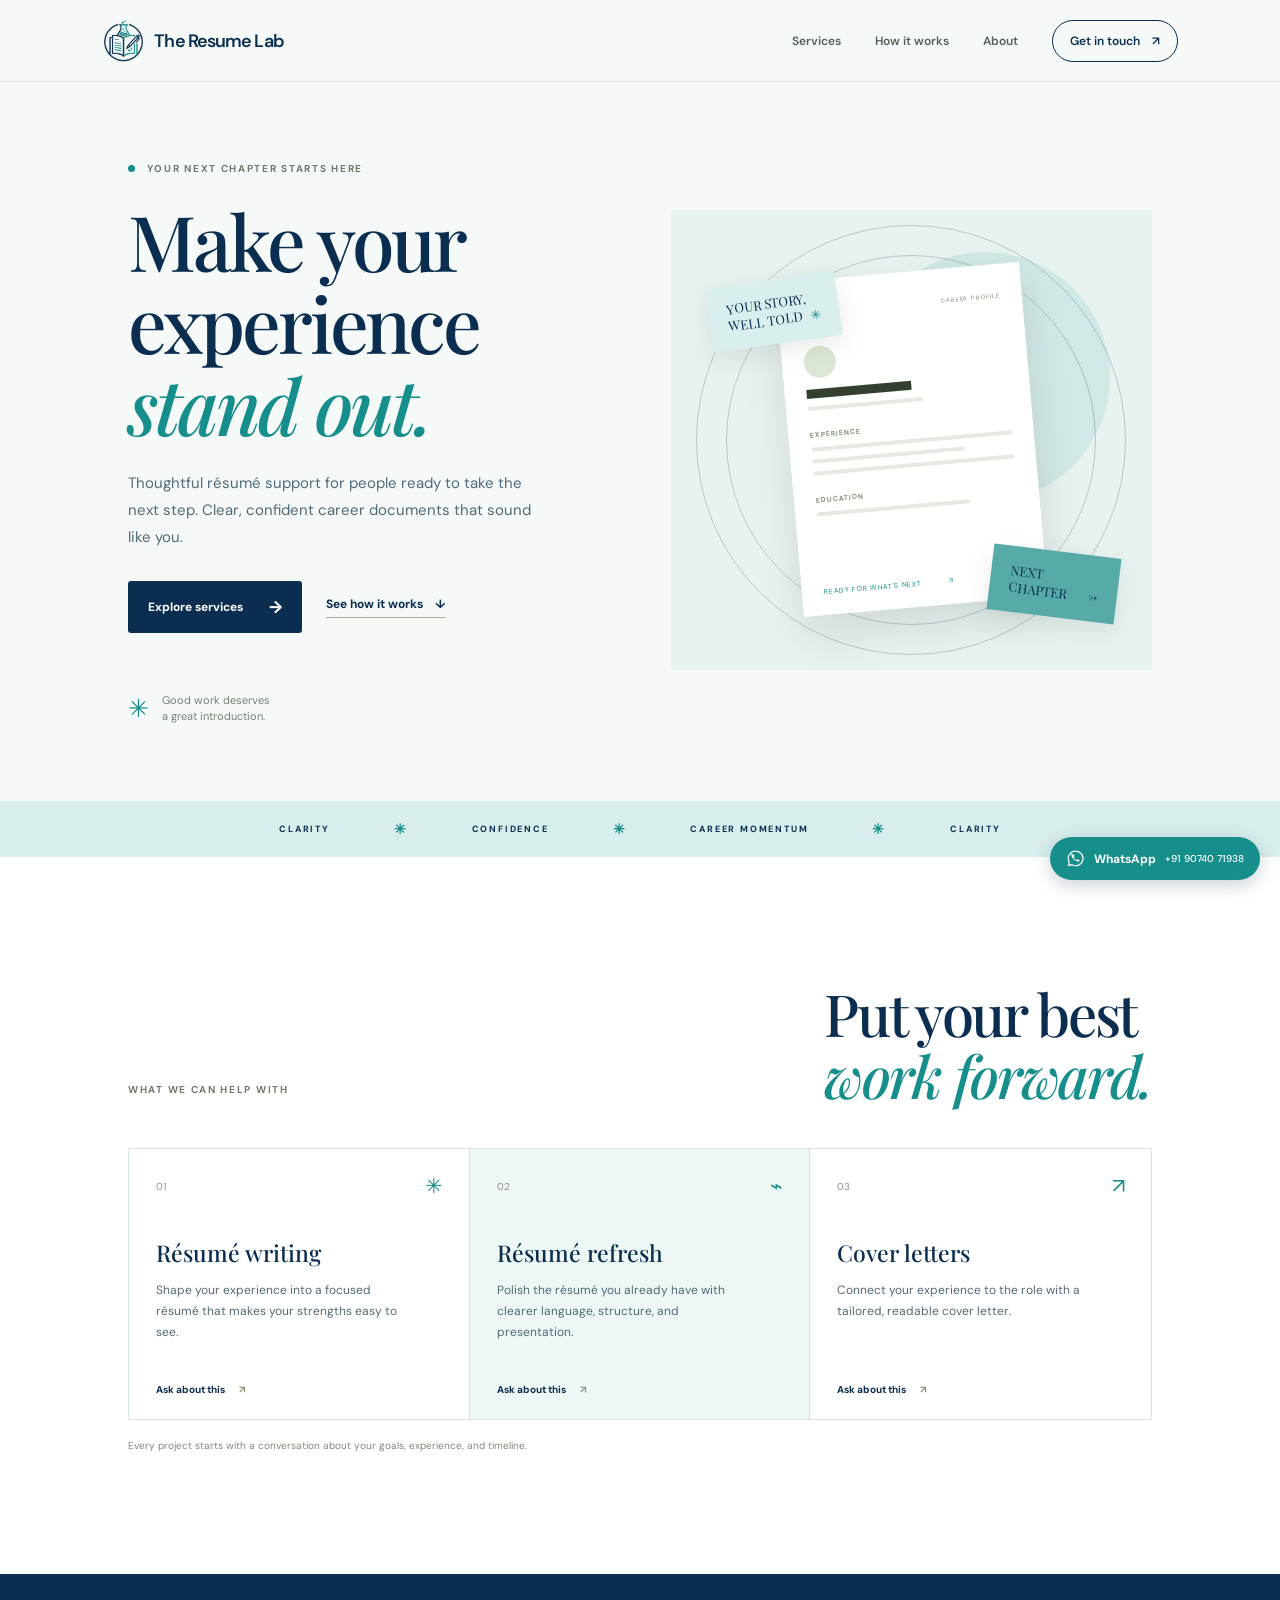
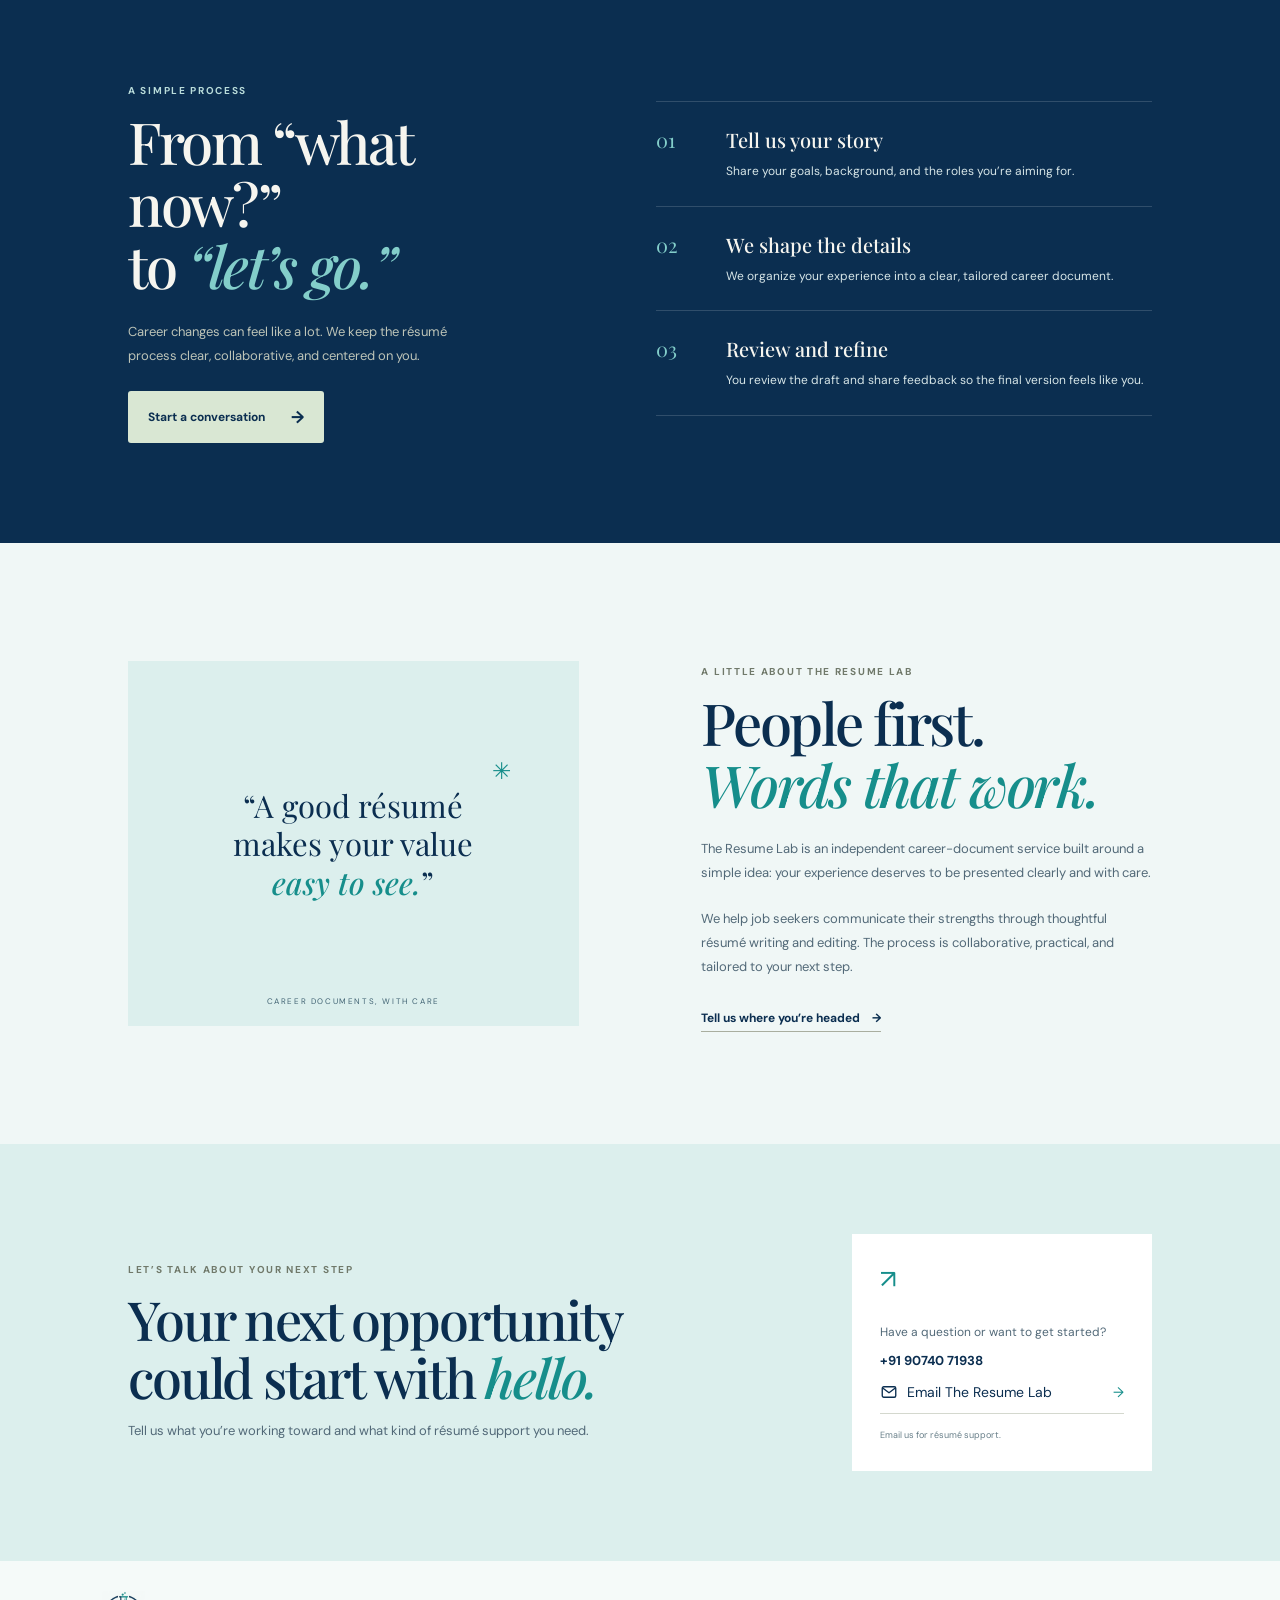
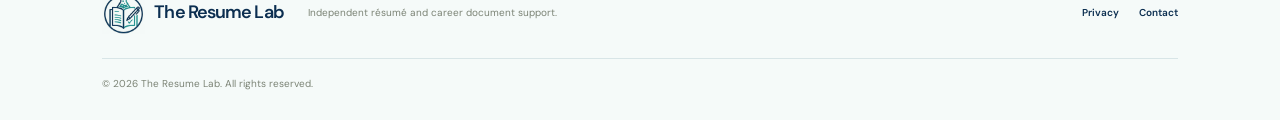
<file: index.html>
﻿<!doctype html>
<html lang="en">
<head>
  <meta charset="utf-8">
  <meta name="viewport" content="width=device-width, initial-scale=1">
  <meta name="description" content="The Resume Lab helps job seekers present their experience clearly with résumé writing, editing, and career document support.">
  <meta name="theme-color" content="#f7f5f0">
  <title>The Resume Lab — Make your next move</title>
  <link rel="stylesheet" href="styles.css?v=contact-no-address-20261123">
</head>
<body>
  <header class="site-header">
    <a class="brand" href="#home" aria-label="The Resume Lab home"><img class="brand-logo" src="logo.png" alt=""><span>The Resume Lab</span></a>
    <nav aria-label="Main navigation"><a href="#services">Services</a><a href="#process">How it works</a><a href="#about">About</a><a class="nav-cta" href="#contact">Get in touch <span aria-hidden="true">↗</span></a></nav>
  </header>
  <main>
    <section class="hero" id="home">
      <div class="hero-copy">
        <p class="eyebrow"><span class="eyebrow-dot"></span> YOUR NEXT CHAPTER STARTS HERE</p>
        <h1>Make your<br>experience <em>stand out.</em></h1>
        <p class="hero-text">Thoughtful résumé support for people ready to take the next step. Clear, confident career documents that sound like you.</p>
        <div class="hero-actions"><a class="button button-dark" href="#services">Explore services <span aria-hidden="true">→</span></a><a class="text-link" href="#process">See how it works <span aria-hidden="true">↓</span></a></div>
        <div class="hero-note"><span class="note-star">✳</span><span>Good work deserves<br>a great introduction.</span></div>
      </div>
      <div class="hero-art" aria-label="Illustration of a résumé document">
        <div class="sun"></div><div class="orbit orbit-one"></div><div class="orbit orbit-two"></div>
        <div class="paper"><div class="paper-top"><span class="paper-logo">RL</span><span class="paper-label">CAREER PROFILE</span></div><div class="paper-avatar"></div><div class="paper-name"></div><div class="paper-line line-short"></div><div class="paper-section">EXPERIENCE</div><div class="paper-line"></div><div class="paper-line line-mid"></div><div class="paper-line"></div><div class="paper-section">EDUCATION</div><div class="paper-line line-mid"></div><div class="paper-tag">READY FOR WHAT'S NEXT <span>↗</span></div></div>
        <div class="sticker sticker-top">YOUR STORY,<br>WELL TOLD <span>✳</span></div><div class="sticker sticker-bottom">NEXT<br>CHAPTER <span>→</span></div>
      </div>
    </section>
    <section class="strip"><span>CLARITY</span><b>✳</b><span>CONFIDENCE</span><b>✳</b><span>CAREER MOMENTUM</span><b>✳</b><span>CLARITY</span></section>
    <section class="section services" id="services">
      <div class="section-heading"><p class="eyebrow">WHAT WE CAN HELP WITH</p><h2>Put your best<br><em>work forward.</em></h2></div>
      <div class="service-grid">
        <article class="service-card"><span class="card-number">01</span><span class="service-icon">✳</span><h3>Résumé writing</h3><p>Shape your experience into a focused résumé that makes your strengths easy to see.</p><a href="#contact" aria-label="Ask about résumé writing">Ask about this <span>↗</span></a></article>
        <article class="service-card card-highlight"><span class="card-number">02</span><span class="service-icon">⌁</span><h3>Résumé refresh</h3><p>Polish the résumé you already have with clearer language, structure, and presentation.</p><a href="#contact" aria-label="Ask about a résumé refresh">Ask about this <span>↗</span></a></article>
        <article class="service-card"><span class="card-number">03</span><span class="service-icon">↗</span><h3>Cover letters</h3><p>Connect your experience to the role with a tailored, readable cover letter.</p><a href="#contact" aria-label="Ask about cover letters">Ask about this <span>↗</span></a></article>
      </div>
      <p class="small-note">Every project starts with a conversation about your goals, experience, and timeline.</p>
    </section>
    <section class="process" id="process"><div class="process-intro"><p class="eyebrow">A SIMPLE PROCESS</p><h2>From “what now?”<br>to <em>“let’s go.”</em></h2><p>Career changes can feel like a lot. We keep the résumé process clear, collaborative, and centered on you.</p><a class="button button-light" href="#contact">Start a conversation <span>→</span></a></div><div class="steps"><article><span>01</span><div><h3>Tell us your story</h3><p>Share your goals, background, and the roles you’re aiming for.</p></div></article><article><span>02</span><div><h3>We shape the details</h3><p>We organize your experience into a clear, tailored career document.</p></div></article><article><span>03</span><div><h3>Review and refine</h3><p>You review the draft and share feedback so the final version feels like you.</p></div></article></div></section>
    <section class="about section" id="about"><div class="about-visual"><div class="about-quote">“A good résumé<br>makes your value<br><em>easy to see.</em>”<span>✳</span></div><div class="about-caption">CAREER DOCUMENTS, WITH CARE</div></div><div class="about-copy"><p class="eyebrow">A LITTLE ABOUT THE RESUME LAB</p><h2>People first.<br><em>Words that work.</em></h2><p>The Resume Lab is an independent career-document service built around a simple idea: your experience deserves to be presented clearly and with care.</p><p>We help job seekers communicate their strengths through thoughtful résumé writing and editing. The process is collaborative, practical, and tailored to your next step.</p><a class="text-link" href="#contact">Tell us where you’re headed <span>→</span></a></div></section>
    <section class="contact" id="contact"><div><p class="eyebrow">LET’S TALK ABOUT YOUR NEXT STEP</p><h2>Your next opportunity<br>could start with <em>hello.</em></h2><p>Tell us what you’re working toward and what kind of résumé support you need.</p></div><div class="contact-card"><span class="contact-symbol">↗</span><p>Have a question or want to get started?</p><p class="contact-phone"><a href="tel:+919074071938">+91 90740 71938</a></p><a class="contact-email" href="mailto:theresumelab103@gmail.com"><svg class="contact-icon" viewBox="0 0 24 24" aria-hidden="true"><rect x="3" y="5" width="18" height="14" rx="2" fill="none" stroke="currentColor" stroke-width="1.8"/><path d="m4 7 8 6 8-6" fill="none" stroke="currentColor" stroke-width="1.8" stroke-linecap="round" stroke-linejoin="round"/></svg>Email The Resume Lab <span aria-hidden="true">→</span></a><small>Email us for résumé support.</small></div></section>
  </main>
  <footer class="site-footer"><a class="brand" href="#home"><img class="brand-logo" src="logo.png" alt=""><span>The Resume Lab</span></a><p>Independent résumé and career document support.</p><div class="footer-links"><a href="privacy.html">Privacy</a><a href="#contact">Contact</a></div><small>© <span id="year">2026</span> The Resume Lab. All rights reserved.</small></footer>
  <a class="whatsapp-float" href="https://wa.me/919074071938" target="_blank" rel="noopener noreferrer" aria-label="Message The Resume Lab on WhatsApp at +91 90740 71938"><svg class="contact-icon whatsapp-icon" viewBox="0 0 32 32" aria-hidden="true"><path d="M16 3.5a12.3 12.3 0 0 0-10.6 18.5L4 28l6.2-1.6A12.3 12.3 0 1 0 16 3.5Z" fill="none" stroke="currentColor" stroke-width="2" stroke-linejoin="round"/><path d="M11 9.8c.3-.7.6-.8 1.1-.8h1.1l1.2 3.3-1.7 1.5c1.1 2.3 2.9 4.1 5.2 5.2l1.5-1.7 3.3 1.2v1.1c0 .5-.2.9-.8 1.1-1.2.5-3.4.1-6.3-1.5-2.2-1.2-4.1-3.1-5.3-5.3-1.6-2.9-2-5-1.5-6.3z" fill="currentColor"/></svg><span>WhatsApp</span><small>+91 90740 71938</small></a>
</body>
</html>
</file>
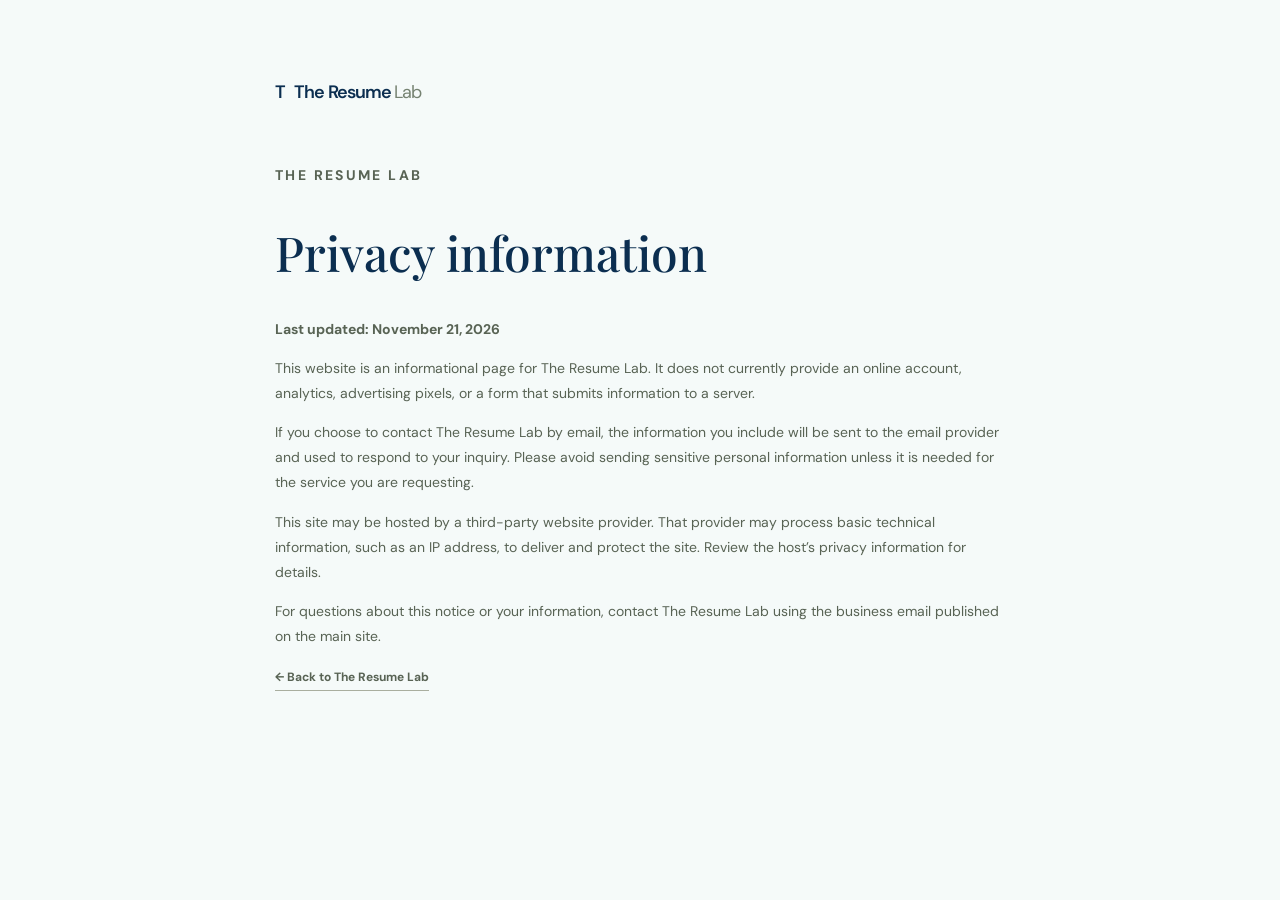
<file: privacy.html>
﻿<!doctype html><html lang="en"><head><meta charset="utf-8"><meta name="viewport" content="width=device-width, initial-scale=1"><meta name="description" content="The Resume Lab privacy information"><title>Privacy — The Resume Lab</title><link rel="stylesheet" href="styles.css"></head><body><main class="privacy-page"><a class="brand" href="index.html"><span class="brand-mark">T</span><span>The Resume <span class="brand-light">Lab</span></span></a><p class="eyebrow">THE RESUME LAB</p><h1>Privacy information</h1><p><strong>Last updated: November 21, 2026</strong></p><p>This website is an informational page for The Resume Lab. It does not currently provide an online account, analytics, advertising pixels, or a form that submits information to a server.</p><p>If you choose to contact The Resume Lab by email, the information you include will be sent to the email provider and used to respond to your inquiry. Please avoid sending sensitive personal information unless it is needed for the service you are requesting.</p><p>This site may be hosted by a third-party website provider. That provider may process basic technical information, such as an IP address, to deliver and protect the site. Review the host’s privacy information for details.</p><p>For questions about this notice or your information, contact The Resume Lab using the business email published on the main site.</p><p><a class="text-link" href="index.html">← Back to The Resume Lab</a></p></main></body></html>
</file>
<file: styles.css>
﻿@import url('https://fonts.googleapis.com/css2?family=DM+Sans:wght@400;500;600;700&family=Playfair+Display:ital,wght@0,500;0,600;0,700;1,500;1,600&display=swap');
:root{--ink:#202820;--muted:#657065;--cream:#f7f5f0;--paper:#fffefa;--green:#d9e7d3;--lime:#b9d66d;--orange:#e77b50;--line:#deded5}*{box-sizing:border-box}html{scroll-behavior:smooth}body{margin:0;background:var(--cream);color:var(--ink);font-family:'DM Sans',sans-serif}a{color:inherit;text-decoration:none}.site-header{height:82px;padding:0 8%;display:flex;align-items:center;justify-content:space-between;border-bottom:1px solid rgba(32,40,32,.09)}.brand{font-weight:700;letter-spacing:-.06em;font-size:21px;display:inline-flex;align-items:center;gap:9px}.brand-light{font-weight:400;color:#758271}.brand-logo{height:43px;width:43px;object-fit:contain;mix-blend-mode:multiply}.brand>span{font-family:'DM Sans',sans-serif;font-size:18px;font-weight:600;letter-spacing:-.05em;color:var(--ink)}.site-header nav{display:flex;align-items:center;gap:34px;font-size:12px;font-weight:600}.site-header nav a:not(.nav-cta){color:#555f53}.nav-cta{padding:12px 17px;border:1px solid var(--ink);border-radius:99px}.nav-cta span{margin-left:9px}.hero{min-height:620px;padding:70px 10% 74px;display:grid;grid-template-columns:1fr 1fr;align-items:center;gap:6%}.eyebrow{font-size:10px;letter-spacing:.17em;font-weight:700;color:#70796a}.eyebrow-dot{display:inline-block;width:7px;height:7px;background:var(--orange);border-radius:50%;margin-right:8px}.hero h1,.section h2,.process h2,.about h2,.contact h2{font-family:'Playfair Display',serif;font-weight:500;letter-spacing:-.04em;line-height:1.07}.hero h1{font-size:clamp(54px,6vw,82px);margin:24px 0}.hero h1 em,.section h2 em,.process h2 em,.about h2 em,.contact h2 em,.about-quote em{font-weight:500;color:#81936d}.hero-text{max-width:420px;font-size:15px;line-height:1.8;color:var(--muted)}.hero-actions{display:flex;align-items:center;gap:24px;margin-top:30px}.button{display:inline-flex;align-items:center;gap:26px;padding:15px 20px;border-radius:3px;font-size:12px;font-weight:700}.button-dark{background:var(--ink);color:white}.button span{font-size:17px}.text-link{font-size:12px;font-weight:700;border-bottom:1px solid #a9ae9f;padding-bottom:5px}.text-link span{margin-left:9px}.hero-note{display:flex;gap:13px;align-items:center;margin-top:57px;font-size:11px;line-height:1.5;color:#788070}.note-star{font-size:25px;color:var(--orange)}.hero-art{height:460px;background:#e7ebdf;position:relative;overflow:hidden;display:grid;place-items:center}.sun{width:250px;height:250px;border-radius:50%;background:#d3dfc7;position:absolute;top:42px;right:42px}.orbit{position:absolute;border:1px solid rgba(93,115,79,.25);border-radius:50%;width:370px;height:370px}.orbit-two{width:430px;height:430px}.paper{position:relative;width:245px;height:335px;background:var(--paper);box-shadow:0 18px 40px #34452b22;padding:22px;transform:rotate(-5deg);z-index:1}.paper-top{display:flex;justify-content:space-between;align-items:center}.paper-logo{font-family:'Playfair Display';color:#849273;font-weight:700;font-size:15px}.paper-label{font-size:6px;letter-spacing:.16em;color:#87907e}.paper-avatar{margin-top:24px;width:32px;height:32px;background:#dce6d4;border-radius:50%}.paper-name{width:105px;height:9px;background:#33402f;margin-top:11px}.paper-line{height:4px;width:100%;background:#e7e8e1;margin-top:8px}.paper-line.line-short{width:57%;margin-top:8px}.paper-line.line-mid{width:76%}.paper-section{font-size:7px;letter-spacing:.14em;color:#839078;margin-top:20px;font-weight:700}.paper-tag{position:absolute;bottom:19px;font-size:7px;letter-spacing:.1em;color:#849273}.paper-tag span{color:#db805c;margin-left:25px}.sticker{position:absolute;z-index:2;font-family:'Playfair Display',serif;font-size:13px;line-height:1.3;box-shadow:0 8px 24px #34452b1a}.sticker-top{top:70px;left:8%;padding:15px 18px;background:#f4e0d4;transform:rotate(-8deg)}.sticker-top span{color:var(--orange);margin-left:6px}.sticker-bottom{bottom:53px;right:7%;padding:16px 19px;background:var(--lime);transform:rotate(7deg)}.sticker-bottom span{margin-left:19px}.strip{height:56px;background:#dbe4d4;display:flex;align-items:center;justify-content:center;gap:5%;font-size:9px;letter-spacing:.2em;font-weight:700;color:#606d58}.strip b{color:#e17b50;font-size:14px}.section{padding:112px 10%}.services{background:var(--paper)}.section-heading{display:flex;align-items:flex-end;justify-content:space-between;margin-bottom:42px}.section h2,.process h2,.about h2{font-size:clamp(40px,4.7vw,58px);margin:13px 0 0}.service-grid{display:grid;grid-template-columns:repeat(3,1fr);border:1px solid var(--line)}.service-card{min-height:270px;padding:25px 27px;position:relative;border-right:1px solid var(--line)}.service-card:last-child{border-right:0}.card-highlight{background:#f0f3ec}.card-number{font-size:10px;color:#8b9385}.service-icon{position:absolute;right:26px;top:23px;font-size:21px;color:#839273}.service-card h3{font-family:'Playfair Display',serif;font-weight:500;font-size:23px;margin:42px 0 10px}.service-card p{font-size:12px;color:var(--muted);line-height:1.75;max-width:260px}.service-card a{position:absolute;bottom:23px;left:27px;font-size:10px;font-weight:700}.service-card a span{margin-left:12px;color:#899577}.small-note{font-size:10px;color:#81877a;margin-top:19px}.process{background:var(--ink);color:#f6f5ef;padding:100px 10%;display:grid;grid-template-columns:.9fr 1.1fr;gap:12%;align-items:center}.process .eyebrow{color:#b2bdab}.process h2 em{color:#c4d49a}.process-intro>p:not(.eyebrow){font-size:13px;line-height:1.8;color:#bdc4b8;max-width:350px;margin:24px 0}.button-light{background:#d9e7d3;color:var(--ink)}.steps article{display:grid;grid-template-columns:50px 1fr;gap:20px;padding:24px 0;border-bottom:1px solid #ffffff27}.steps article:first-child{border-top:1px solid #ffffff27}.steps article>span{font-family:'Playfair Display';color:#b7ca8b;font-size:20px}.steps h3{font-family:'Playfair Display';font-size:20px;font-weight:500;margin:0 0 8px}.steps p{font-size:12px;color:#bdc4b8;line-height:1.7;margin:0}.about{display:grid;grid-template-columns:1fr 1fr;gap:12%;align-items:center;background:#f0eee7}.about-visual{height:365px;background:#e0e8d8;display:grid;place-items:center;position:relative}.about-quote{font-family:'Playfair Display';font-size:31px;line-height:1.25;text-align:center;position:relative}.about-quote span{position:absolute;right:-38px;top:-30px;color:var(--orange);font-size:23px}.about-caption{position:absolute;bottom:20px;font-size:8px;letter-spacing:.2em;color:#75816c}.about-copy>p:not(.eyebrow){font-size:13px;line-height:1.85;color:var(--muted);max-width:450px;margin:22px 0}.about-copy .text-link{display:inline-block;margin-top:9px}.contact{padding:90px 10%;background:#e3e9dd;display:flex;align-items:center;justify-content:space-between;gap:40px}.contact h2{font-size:clamp(38px,4.5vw,54px);margin:15px 0}.contact>div:first-child>p:last-child{color:var(--muted);font-size:13px}.contact-card{width:300px;background:var(--paper);padding:28px;position:relative}.contact-symbol{font-size:26px;color:#879875}.contact-card p{font-size:12px;color:var(--muted);margin:28px 0 12px}.contact-card>a{font-family:'Playfair Display';font-size:20px;border-bottom:1px solid #d4d8ce;padding-bottom:12px;display:flex;justify-content:space-between}.contact-card>a span{color:var(--orange)}.contact-card small{font-size:9px;color:#92988b;display:block;line-height:1.5;margin-top:15px}.site-footer{padding:30px 8%;display:grid;grid-template-columns:auto 1fr auto;align-items:center;gap:24px}.site-footer p,.site-footer small{font-size:10px;color:#7b8375}.footer-links{display:flex;gap:20px;font-size:10px;font-weight:600}.site-footer>small{grid-column:1/-1;border-top:1px solid var(--line);padding-top:18px}.privacy-page{max-width:780px;margin:80px auto;padding:0 25px;min-height:70vh}.privacy-page h1{font:500 48px 'Playfair Display'}.privacy-page p{font-size:14px;line-height:1.8;color:#586354}.privacy-page .brand{margin-bottom:45px}
@media(max-width:800px){.site-header{padding:0 5%}.site-header nav{gap:15px}.site-header nav a:not(.nav-cta){display:none}.hero{padding:55px 7%;grid-template-columns:1fr;gap:40px}.hero-art{height:390px}.strip{gap:3%;font-size:7px}.section,.process,.contact{padding:75px 7%}.service-grid{grid-template-columns:1fr}.service-card{border-right:0;border-bottom:1px solid var(--line);min-height:230px}.service-card:last-child{border-bottom:0}.process{grid-template-columns:1fr;gap:45px}.about{grid-template-columns:1fr;gap:50px}.about-visual{max-width:480px;width:100%;margin:auto}.contact{align-items:flex-start;flex-direction:column}.contact-card{width:min(100%,400px)}.site-footer{padding:30px 6%;grid-template-columns:1fr auto}.site-footer p{grid-column:1/-1;grid-row:2;margin:0}.footer-links{grid-column:2;grid-row:1}.site-footer>small{grid-row:3}}
@media(max-width:480px){.site-header{height:70px}.brand{font-size:18px}.nav-cta{padding:10px 12px;font-size:10px}.hero h1{font-size:54px}.hero-art{height:340px}.paper{transform:scale(.88) rotate(-5deg)}.sticker-top{top:40px}.sticker-bottom{bottom:35px}.strip{letter-spacing:.1em}.strip span:last-child,.strip b:last-of-type{display:none}.section-heading{display:block}.section-heading h2{margin-top:15px}.about-visual{height:310px}}


/* ResumeLab logo palette */
:root{--ink:#0b2e50;--muted:#526978;--cream:#f5faf9;--paper:#ffffff;--green:#d8eeec;--lime:#56aaa7;--orange:#168e8b;--line:#d8e5e7;--teal:#168e8b;--navy:#0b2e50}
.hero h1 em,.section h2 em,.about h2 em,.contact h2 em,.about-quote em{color:var(--teal)}
.hero-art{background:#e7f2f1}
.sun{background:#d0e8e6}
.orbit{border-color:rgba(11,46,80,.22)}
.paper-logo,.paper-tag,.service-icon,.about-caption,.contact-symbol{color:var(--teal)}
.paper-tag span,.sticker-top span,.contact-card>a span{color:var(--teal)}
.sticker-top{background:#d9efed}
.sticker-bottom{background:#56aaa7;color:#0b2e50}
.strip{background:#d8eeec;color:#0b2e50}
.strip b{color:#168e8b}
.card-highlight{background:#edf7f6}
.process .eyebrow{color:#b9dcda}
.process h2 em{color:#83ceca}
.steps article>span{color:#83ceca}
.steps p{color:#d6e5e7}
.about{background:#f0f7f6}
.about-visual{background:#dcefed}
.about-quote span{color:var(--teal)}
.about-caption{color:#426474}
.contact{background:#dcefed}
.contact-card small{color:#687f89}

.contact-card .contact-phone{font-size:13px;font-weight:700;color:var(--navy);margin:0 0 14px}
.contact-card .contact-phone a{color:inherit}
.contact-card .whatsapp-link{font-family:'DM Sans',sans-serif;font-size:12px;font-weight:700;border:0;padding:13px 14px;background:var(--teal);color:#fff;display:flex;align-items:center;justify-content:space-between;margin-top:14px;border-radius:4px}
.contact-card .whatsapp-link span{color:#fff}

.whatsapp-float{position:fixed;right:20px;bottom:20px;z-index:1000;display:flex;align-items:center;gap:9px;padding:12px 16px;border-radius:999px;background:var(--teal);color:#fff;box-shadow:0 5px 18px rgba(11,46,80,.22);font:700 12px 'DM Sans',sans-serif}
.whatsapp-float small{font:500 10px 'DM Sans',sans-serif;color:#fff}
.whatsapp-float:hover{background:var(--navy)}
.whatsapp-float:focus-visible{outline:3px solid var(--navy);outline-offset:3px}
@media(max-width:480px){.whatsapp-float{right:12px;bottom:12px;padding:11px 14px;font-size:11px;gap:7px}.whatsapp-float small{font-size:9px}}

.contact-card .contact-address{font-style:normal;font-size:10px;line-height:1.65;color:var(--muted);margin:0 0 16px}
.contact-card .contact-email{font-family:'DM Sans',sans-serif;font-size:14px;align-items:center;gap:9px;white-space:nowrap}
.contact-card .contact-email span{margin-left:auto;color:var(--teal)}
.contact-card .whatsapp-link{gap:9px;white-space:nowrap}
.contact-icon{width:18px;height:18px;flex:0 0 18px}
.whatsapp-float .contact-icon{width:19px;height:19px;flex-basis:19px}
</file>
